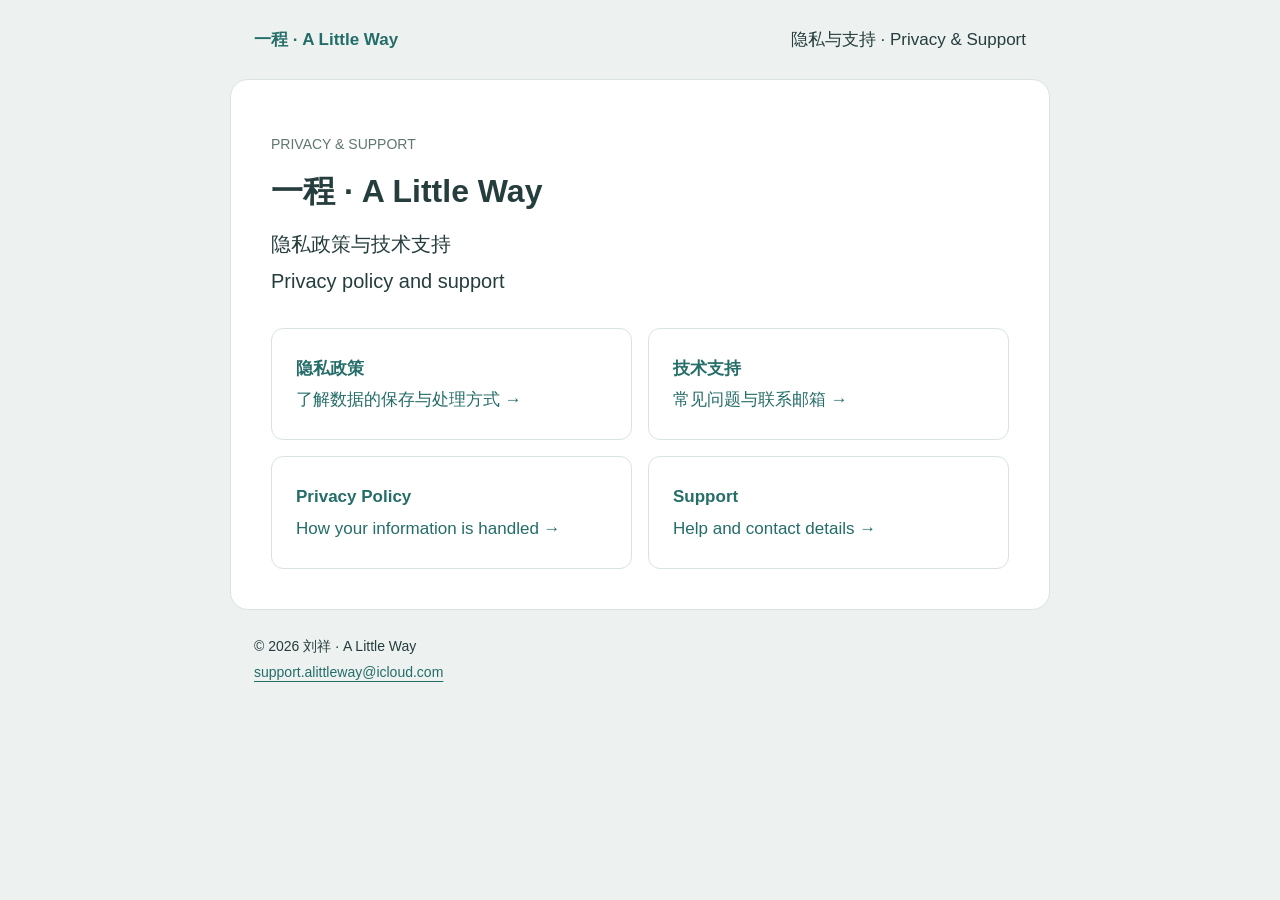
<file: index.html>
<!doctype html><html lang="zh-CN"><head><meta charset="utf-8"><meta name="viewport" content="width=device-width, initial-scale=1"><title>隐私与支持 · 一程 A Little Way</title><meta name="description" content="一程 A Little Way — privacy policy and technical support"><link rel="stylesheet" href="./assets/style.css"></head><body><header><a href="./index.html"><strong>一程 · A Little Way</strong></a><span>隐私与支持 · Privacy & Support</span></header><main><p class="meta">PRIVACY & SUPPORT</p><h1>一程 · A Little Way</h1><p class="lead">隐私政策与技术支持<br>Privacy policy and support</p><div class="cards"><a class="card" href="zh/privacy/index.html"><strong>隐私政策</strong>了解数据的保存与处理方式 →</a><a class="card" href="zh/support/index.html"><strong>技术支持</strong>常见问题与联系邮箱 →</a><a class="card" href="en/privacy/index.html"><strong>Privacy Policy</strong>How your information is handled →</a><a class="card" href="en/support/index.html"><strong>Support</strong>Help and contact details →</a></div></main><footer>© 2026 刘祥 · A Little Way<br><a href="mailto:support.alittleway@icloud.com">support.alittleway@icloud.com</a></footer></body></html>
</file>
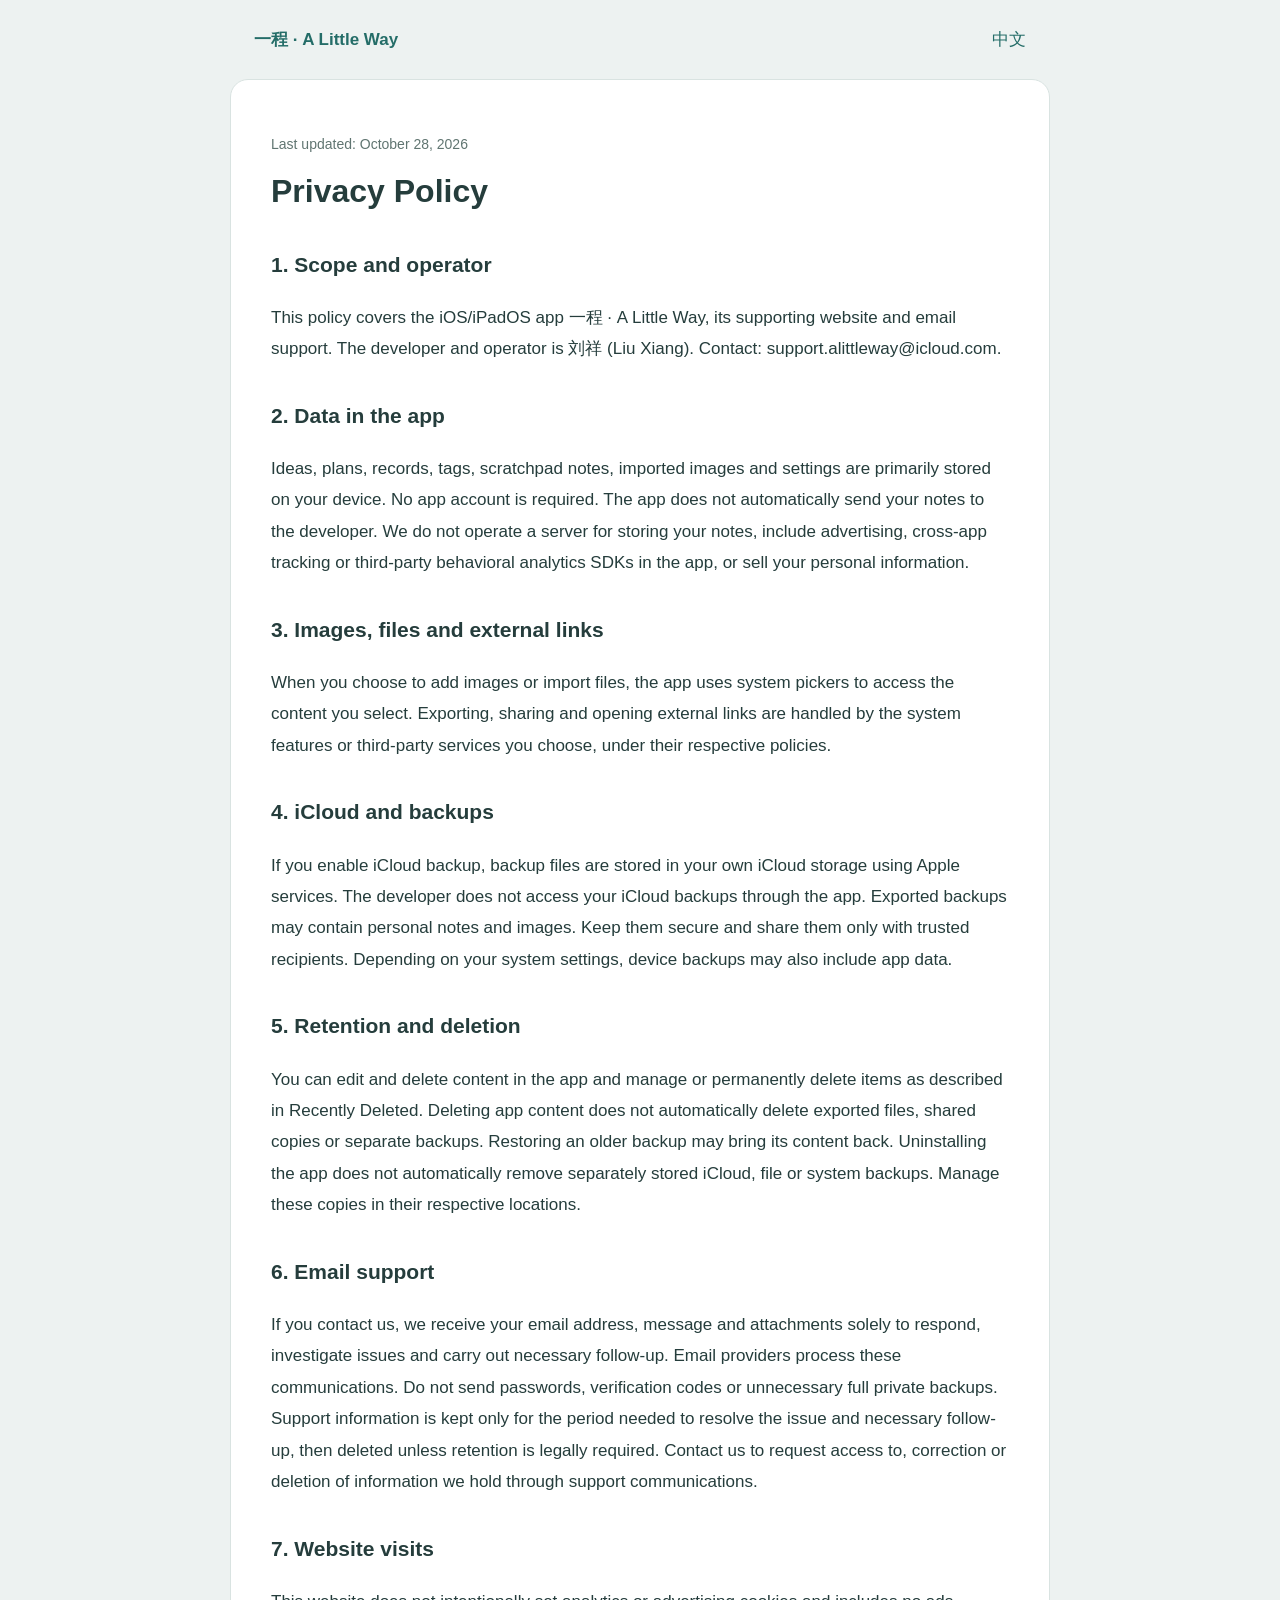
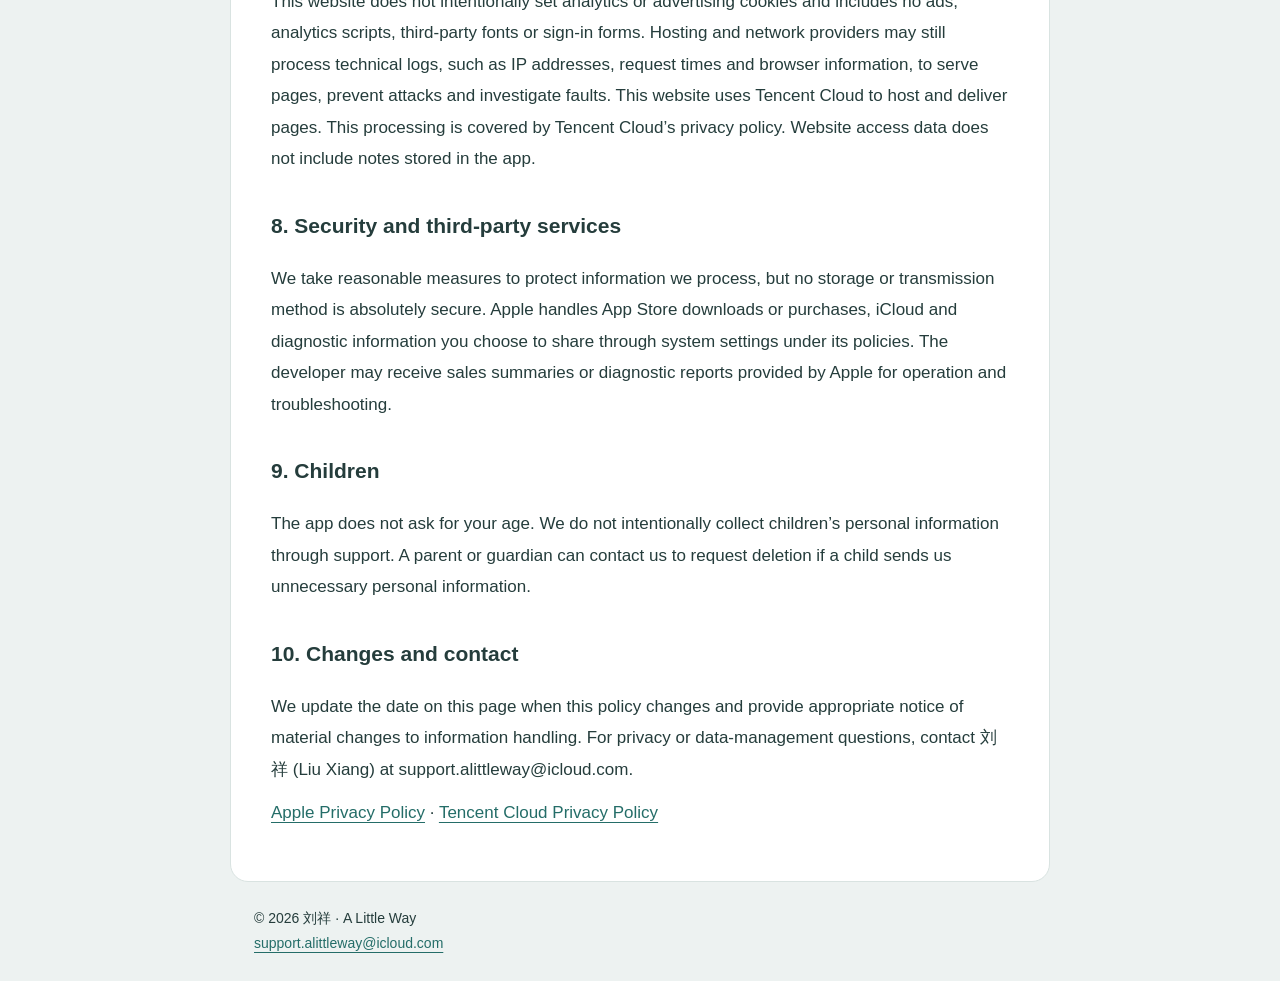
<file: en/privacy/index.html>
<!doctype html><html lang="en"><head><meta charset="utf-8"><meta name="viewport" content="width=device-width, initial-scale=1"><title>Privacy Policy · 一程 A Little Way</title><meta name="description" content="一程 A Little Way — privacy policy and technical support"><link rel="stylesheet" href="../../assets/style.css"></head><body><header><a href="../../index.html"><strong>一程 · A Little Way</strong></a><a href="../../zh/privacy/index.html">中文</a></header><main><p class="meta">Last updated: October 28, 2026</p><h1>Privacy Policy</h1><section><h2>1. Scope and operator</h2><p>This policy covers the iOS/iPadOS app 一程 · A Little Way, its supporting website and email support. The developer and operator is 刘祥 (Liu Xiang). Contact: support.alittleway@icloud.com.</p></section><section><h2>2. Data in the app</h2><p>Ideas, plans, records, tags, scratchpad notes, imported images and settings are primarily stored on your device. No app account is required. The app does not automatically send your notes to the developer. We do not operate a server for storing your notes, include advertising, cross-app tracking or third-party behavioral analytics SDKs in the app, or sell your personal information.</p></section><section><h2>3. Images, files and external links</h2><p>When you choose to add images or import files, the app uses system pickers to access the content you select. Exporting, sharing and opening external links are handled by the system features or third-party services you choose, under their respective policies.</p></section><section><h2>4. iCloud and backups</h2><p>If you enable iCloud backup, backup files are stored in your own iCloud storage using Apple services. The developer does not access your iCloud backups through the app. Exported backups may contain personal notes and images. Keep them secure and share them only with trusted recipients. Depending on your system settings, device backups may also include app data.</p></section><section><h2>5. Retention and deletion</h2><p>You can edit and delete content in the app and manage or permanently delete items as described in Recently Deleted. Deleting app content does not automatically delete exported files, shared copies or separate backups. Restoring an older backup may bring its content back. Uninstalling the app does not automatically remove separately stored iCloud, file or system backups. Manage these copies in their respective locations.</p></section><section><h2>6. Email support</h2><p>If you contact us, we receive your email address, message and attachments solely to respond, investigate issues and carry out necessary follow-up. Email providers process these communications. Do not send passwords, verification codes or unnecessary full private backups. Support information is kept only for the period needed to resolve the issue and necessary follow-up, then deleted unless retention is legally required. Contact us to request access to, correction or deletion of information we hold through support communications.</p></section><section><h2>7. Website visits</h2><p>This website does not intentionally set analytics or advertising cookies and includes no ads, analytics scripts, third-party fonts or sign-in forms. Hosting and network providers may still process technical logs, such as IP addresses, request times and browser information, to serve pages, prevent attacks and investigate faults. This website uses Tencent Cloud to host and deliver pages. This processing is covered by Tencent Cloud’s privacy policy. Website access data does not include notes stored in the app.</p></section><section><h2>8. Security and third-party services</h2><p>We take reasonable measures to protect information we process, but no storage or transmission method is absolutely secure. Apple handles App Store downloads or purchases, iCloud and diagnostic information you choose to share through system settings under its policies. The developer may receive sales summaries or diagnostic reports provided by Apple for operation and troubleshooting.</p></section><section><h2>9. Children</h2><p>The app does not ask for your age. We do not intentionally collect children’s personal information through support. A parent or guardian can contact us to request deletion if a child sends us unnecessary personal information.</p></section><section><h2>10. Changes and contact</h2><p>We update the date on this page when this policy changes and provide appropriate notice of material changes to information handling. For privacy or data-management questions, contact 刘祥 (Liu Xiang) at support.alittleway@icloud.com.</p></section><p><a href="https://www.apple.com/legal/privacy/">Apple Privacy Policy</a> · <a href="https://www.tencentcloud.com/document/product/301/17345">Tencent Cloud Privacy Policy</a></p></main><footer>© 2026 刘祥 · A Little Way<br><a href="mailto:support.alittleway@icloud.com">support.alittleway@icloud.com</a></footer></body></html>
</file>
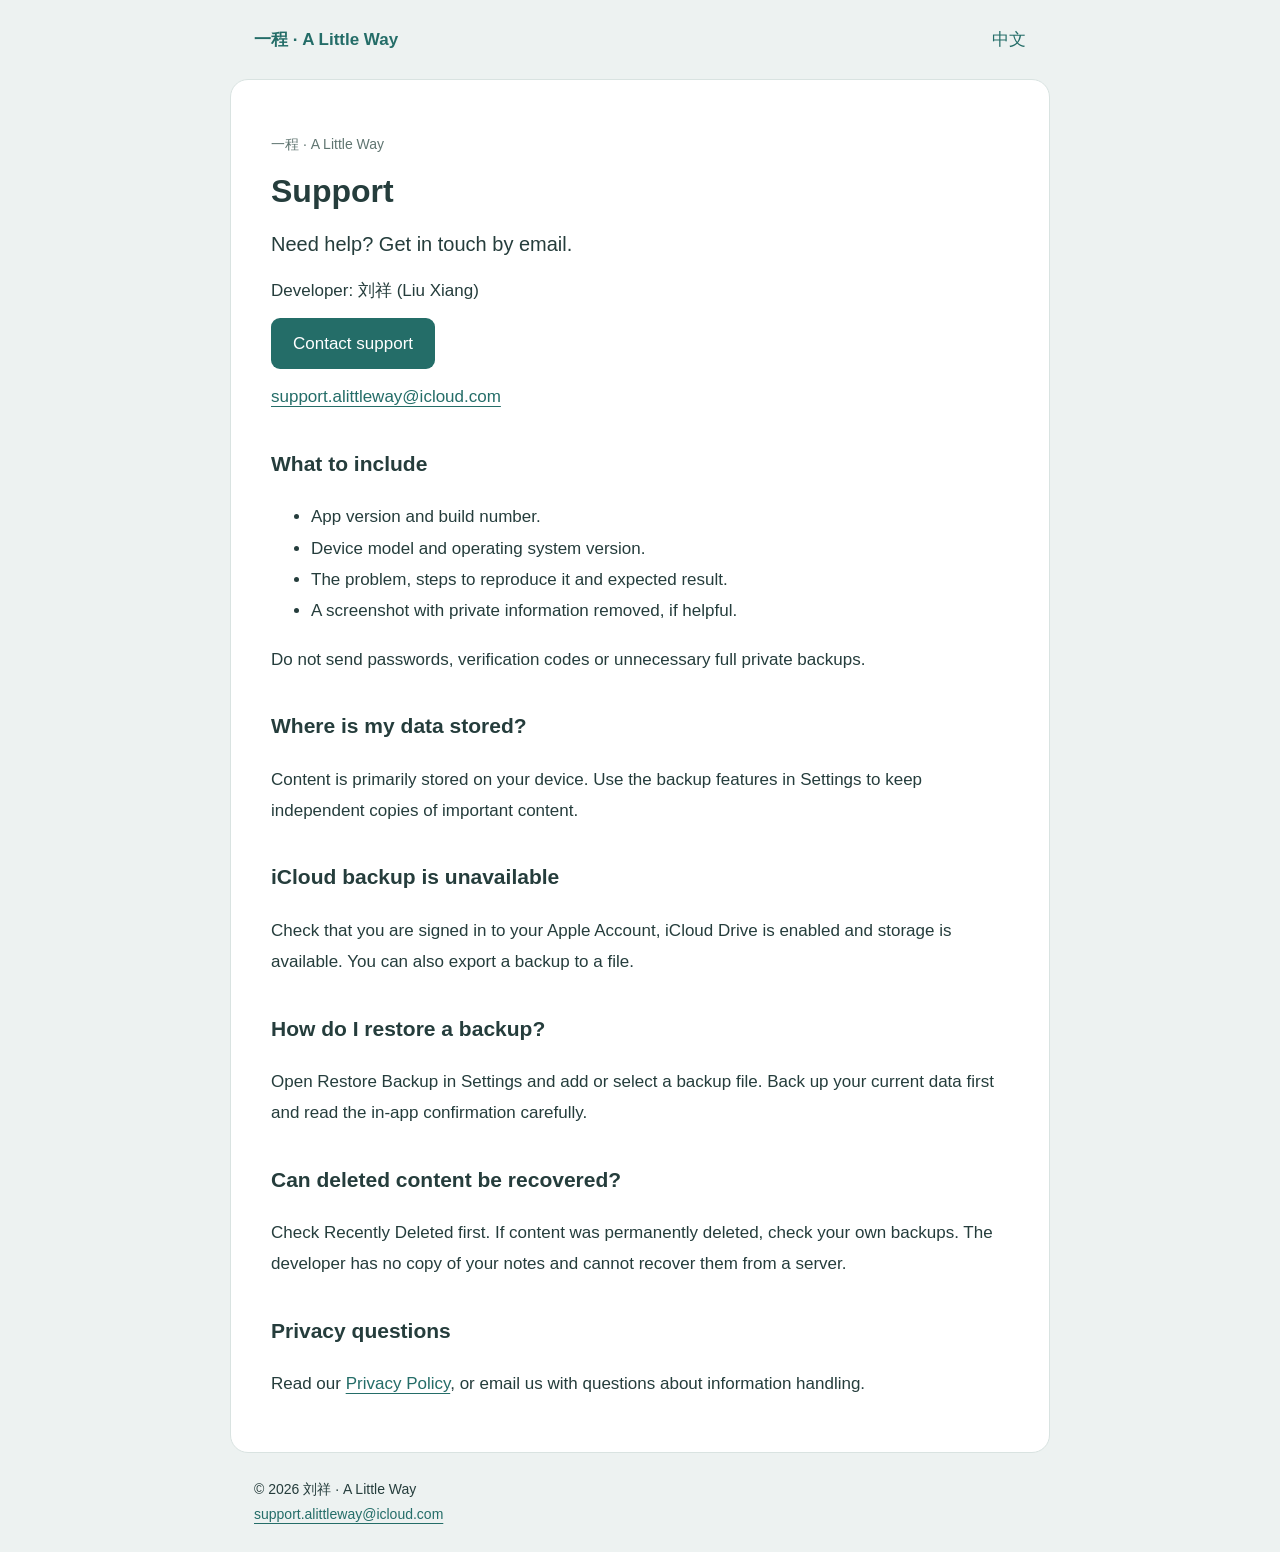
<file: en/support/index.html>
<!doctype html><html lang="en"><head><meta charset="utf-8"><meta name="viewport" content="width=device-width, initial-scale=1"><title>Support · 一程 A Little Way</title><meta name="description" content="一程 A Little Way — privacy policy and technical support"><link rel="stylesheet" href="../../assets/style.css"></head><body><header><a href="../../index.html"><strong>一程 · A Little Way</strong></a><a href="../../zh/support/index.html">中文</a></header><main><p class="meta">一程 · A Little Way</p><h1>Support</h1><p class="lead">Need help? Get in touch by email.</p><p>Developer: 刘祥 (Liu Xiang)</p><a class="button" href="mailto:support.alittleway@icloud.com?subject=A%20Little%20Way%20Support">Contact support</a><p><a href="mailto:support.alittleway@icloud.com">support.alittleway@icloud.com</a></p><h2>What to include</h2><ul><li>App version and build number.</li><li>Device model and operating system version.</li><li>The problem, steps to reproduce it and expected result.</li><li>A screenshot with private information removed, if helpful.</li></ul><p>Do not send passwords, verification codes or unnecessary full private backups.</p><h2>Where is my data stored?</h2><p>Content is primarily stored on your device. Use the backup features in Settings to keep independent copies of important content.</p><h2>iCloud backup is unavailable</h2><p>Check that you are signed in to your Apple Account, iCloud Drive is enabled and storage is available. You can also export a backup to a file.</p><h2>How do I restore a backup?</h2><p>Open Restore Backup in Settings and add or select a backup file. Back up your current data first and read the in-app confirmation carefully.</p><h2>Can deleted content be recovered?</h2><p>Check Recently Deleted first. If content was permanently deleted, check your own backups. The developer has no copy of your notes and cannot recover them from a server.</p><h2>Privacy questions</h2><p>Read our <a href="../privacy/index.html">Privacy Policy</a>, or email us with questions about information handling.</p></main><footer>© 2026 刘祥 · A Little Way<br><a href="mailto:support.alittleway@icloud.com">support.alittleway@icloud.com</a></footer></body></html>
</file>
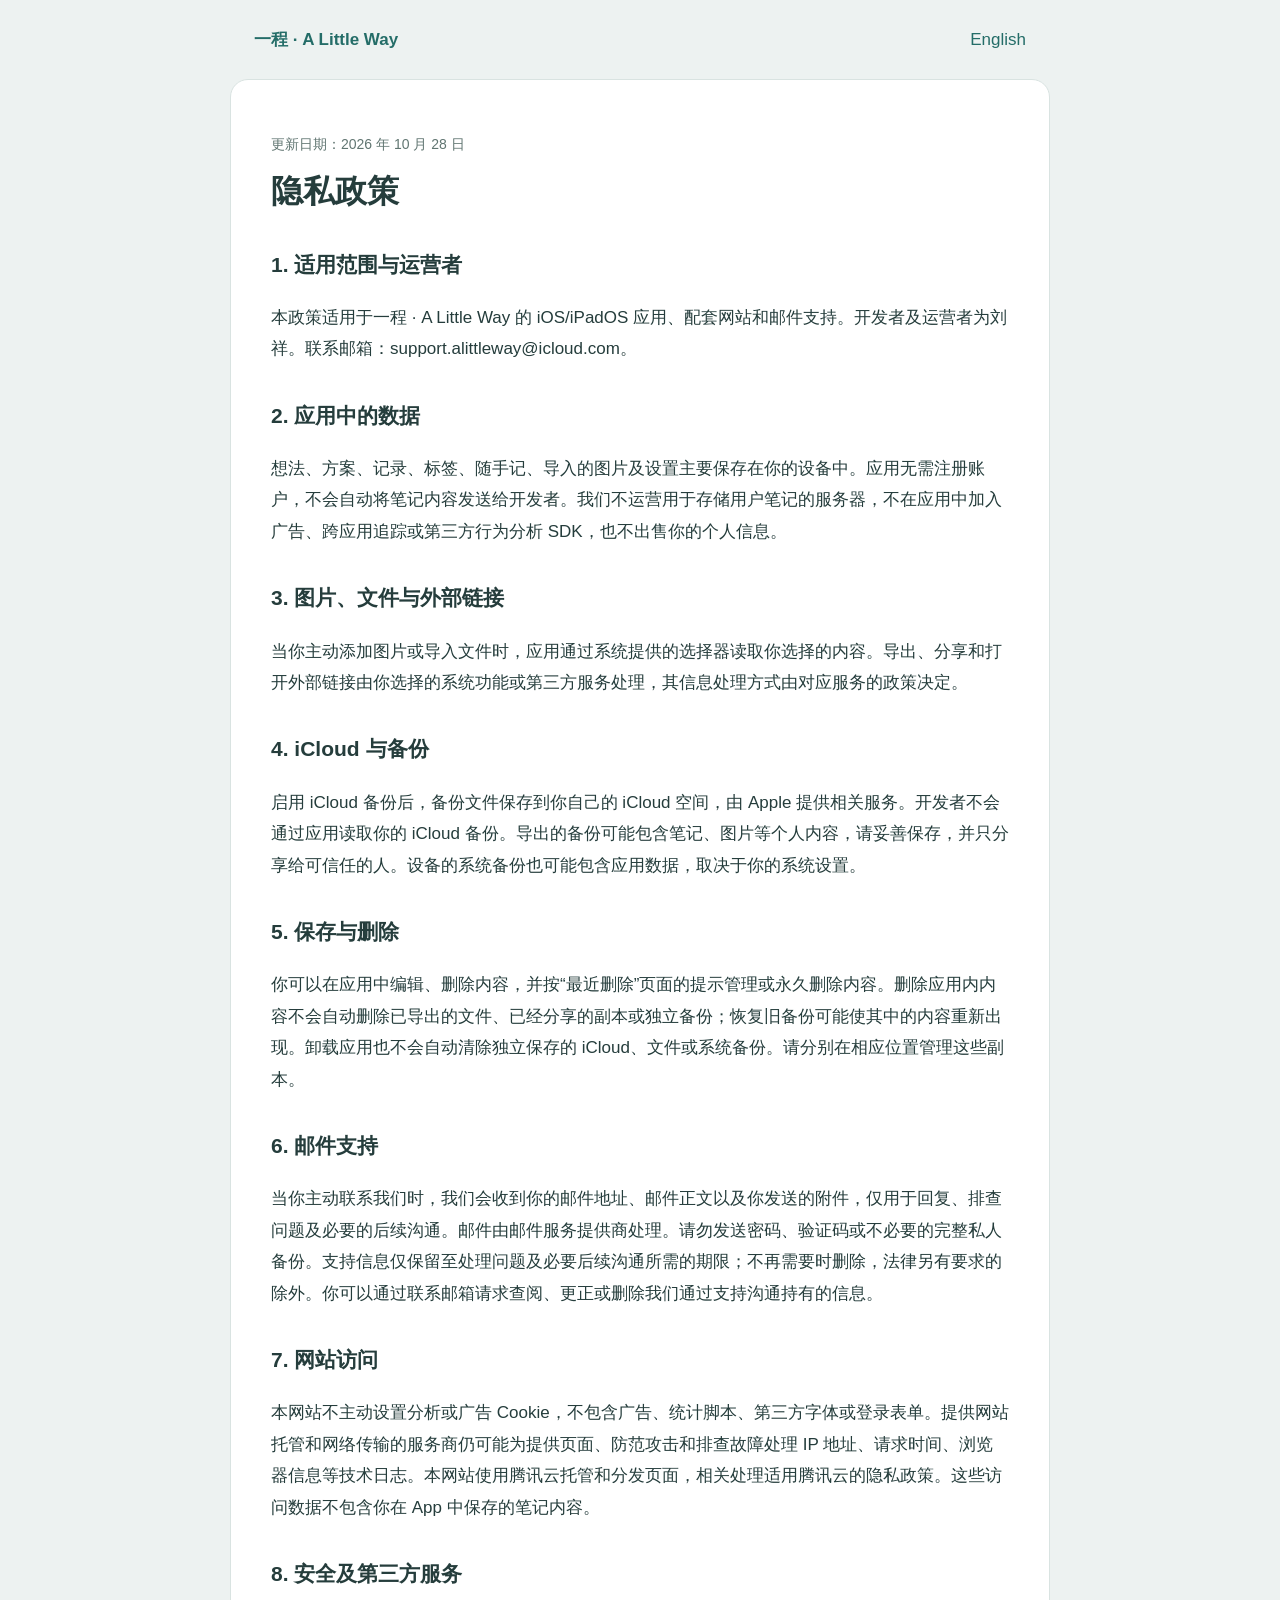
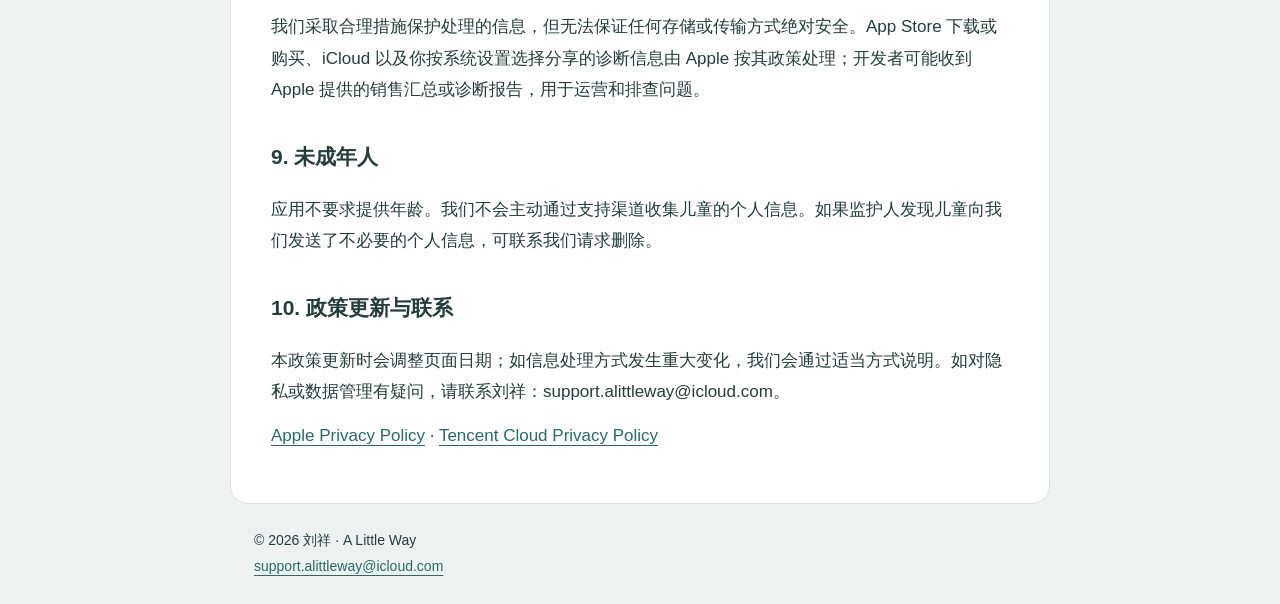
<file: zh/privacy/index.html>
<!doctype html><html lang="zh-CN"><head><meta charset="utf-8"><meta name="viewport" content="width=device-width, initial-scale=1"><title>隐私政策 · 一程 A Little Way</title><meta name="description" content="一程 A Little Way — privacy policy and technical support"><link rel="stylesheet" href="../../assets/style.css"></head><body><header><a href="../../index.html"><strong>一程 · A Little Way</strong></a><a href="../../en/privacy/index.html">English</a></header><main><p class="meta">更新日期：2026 年 10 月 28 日</p><h1>隐私政策</h1><section><h2>1. 适用范围与运营者</h2><p>本政策适用于一程 · A Little Way 的 iOS/iPadOS 应用、配套网站和邮件支持。开发者及运营者为刘祥。联系邮箱：support.alittleway@icloud.com。</p></section><section><h2>2. 应用中的数据</h2><p>想法、方案、记录、标签、随手记、导入的图片及设置主要保存在你的设备中。应用无需注册账户，不会自动将笔记内容发送给开发者。我们不运营用于存储用户笔记的服务器，不在应用中加入广告、跨应用追踪或第三方行为分析 SDK，也不出售你的个人信息。</p></section><section><h2>3. 图片、文件与外部链接</h2><p>当你主动添加图片或导入文件时，应用通过系统提供的选择器读取你选择的内容。导出、分享和打开外部链接由你选择的系统功能或第三方服务处理，其信息处理方式由对应服务的政策决定。</p></section><section><h2>4. iCloud 与备份</h2><p>启用 iCloud 备份后，备份文件保存到你自己的 iCloud 空间，由 Apple 提供相关服务。开发者不会通过应用读取你的 iCloud 备份。导出的备份可能包含笔记、图片等个人内容，请妥善保存，并只分享给可信任的人。设备的系统备份也可能包含应用数据，取决于你的系统设置。</p></section><section><h2>5. 保存与删除</h2><p>你可以在应用中编辑、删除内容，并按“最近删除”页面的提示管理或永久删除内容。删除应用内内容不会自动删除已导出的文件、已经分享的副本或独立备份；恢复旧备份可能使其中的内容重新出现。卸载应用也不会自动清除独立保存的 iCloud、文件或系统备份。请分别在相应位置管理这些副本。</p></section><section><h2>6. 邮件支持</h2><p>当你主动联系我们时，我们会收到你的邮件地址、邮件正文以及你发送的附件，仅用于回复、排查问题及必要的后续沟通。邮件由邮件服务提供商处理。请勿发送密码、验证码或不必要的完整私人备份。支持信息仅保留至处理问题及必要后续沟通所需的期限；不再需要时删除，法律另有要求的除外。你可以通过联系邮箱请求查阅、更正或删除我们通过支持沟通持有的信息。</p></section><section><h2>7. 网站访问</h2><p>本网站不主动设置分析或广告 Cookie，不包含广告、统计脚本、第三方字体或登录表单。提供网站托管和网络传输的服务商仍可能为提供页面、防范攻击和排查故障处理 IP 地址、请求时间、浏览器信息等技术日志。本网站使用腾讯云托管和分发页面，相关处理适用腾讯云的隐私政策。这些访问数据不包含你在 App 中保存的笔记内容。</p></section><section><h2>8. 安全及第三方服务</h2><p>我们采取合理措施保护处理的信息，但无法保证任何存储或传输方式绝对安全。App Store 下载或购买、iCloud 以及你按系统设置选择分享的诊断信息由 Apple 按其政策处理；开发者可能收到 Apple 提供的销售汇总或诊断报告，用于运营和排查问题。</p></section><section><h2>9. 未成年人</h2><p>应用不要求提供年龄。我们不会主动通过支持渠道收集儿童的个人信息。如果监护人发现儿童向我们发送了不必要的个人信息，可联系我们请求删除。</p></section><section><h2>10. 政策更新与联系</h2><p>本政策更新时会调整页面日期；如信息处理方式发生重大变化，我们会通过适当方式说明。如对隐私或数据管理有疑问，请联系刘祥：support.alittleway@icloud.com。</p></section><p><a href="https://www.apple.com/legal/privacy/">Apple Privacy Policy</a> · <a href="https://www.tencentcloud.com/document/product/301/17345">Tencent Cloud Privacy Policy</a></p></main><footer>© 2026 刘祥 · A Little Way<br><a href="mailto:support.alittleway@icloud.com">support.alittleway@icloud.com</a></footer></body></html>
</file>
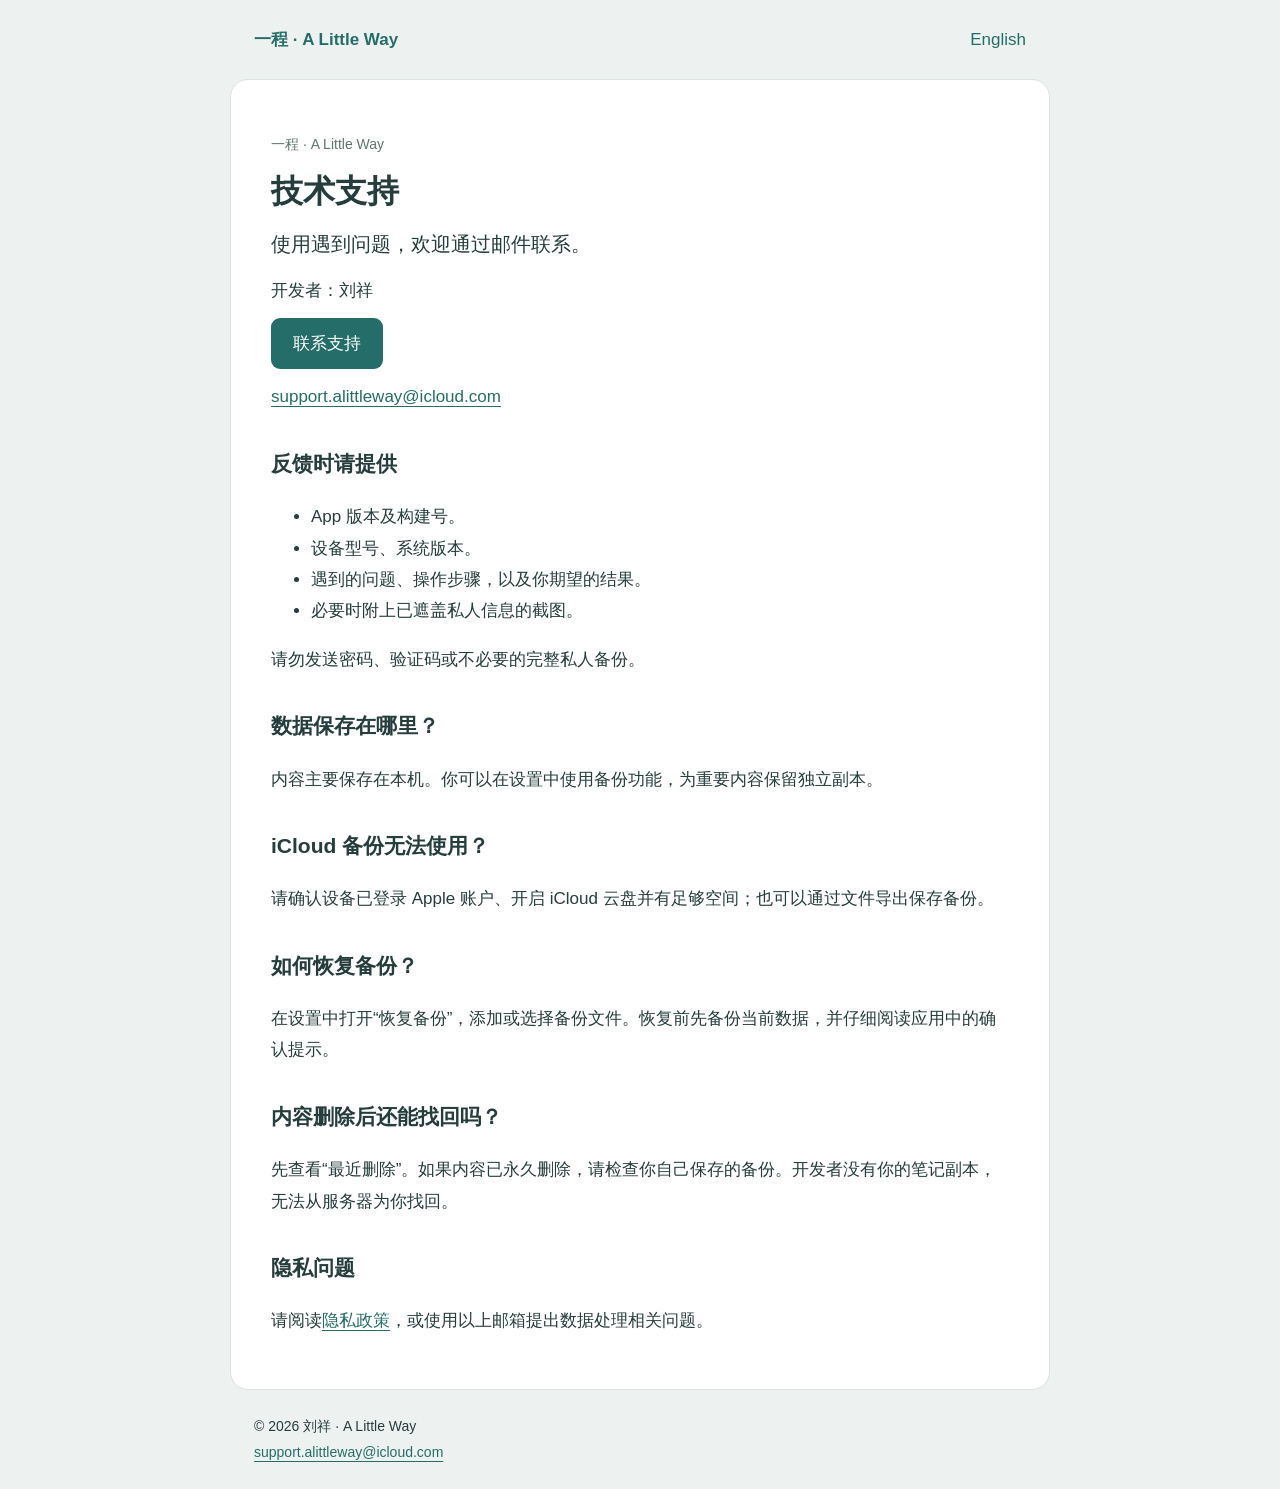
<file: zh/support/index.html>
<!doctype html><html lang="zh-CN"><head><meta charset="utf-8"><meta name="viewport" content="width=device-width, initial-scale=1"><title>技术支持 · 一程 A Little Way</title><meta name="description" content="一程 A Little Way — privacy policy and technical support"><link rel="stylesheet" href="../../assets/style.css"></head><body><header><a href="../../index.html"><strong>一程 · A Little Way</strong></a><a href="../../en/support/index.html">English</a></header><main><p class="meta">一程 · A Little Way</p><h1>技术支持</h1><p class="lead">使用遇到问题，欢迎通过邮件联系。</p><p>开发者：刘祥</p><a class="button" href="mailto:support.alittleway@icloud.com?subject=A%20Little%20Way%20Support">联系支持</a><p><a href="mailto:support.alittleway@icloud.com">support.alittleway@icloud.com</a></p><h2>反馈时请提供</h2><ul><li>App 版本及构建号。</li><li>设备型号、系统版本。</li><li>遇到的问题、操作步骤，以及你期望的结果。</li><li>必要时附上已遮盖私人信息的截图。</li></ul><p>请勿发送密码、验证码或不必要的完整私人备份。</p><h2>数据保存在哪里？</h2><p>内容主要保存在本机。你可以在设置中使用备份功能，为重要内容保留独立副本。</p><h2>iCloud 备份无法使用？</h2><p>请确认设备已登录 Apple 账户、开启 iCloud 云盘并有足够空间；也可以通过文件导出保存备份。</p><h2>如何恢复备份？</h2><p>在设置中打开“恢复备份”，添加或选择备份文件。恢复前先备份当前数据，并仔细阅读应用中的确认提示。</p><h2>内容删除后还能找回吗？</h2><p>先查看“最近删除”。如果内容已永久删除，请检查你自己保存的备份。开发者没有你的笔记副本，无法从服务器为你找回。</p><h2>隐私问题</h2><p>请阅读<a href="../privacy/index.html">隐私政策</a>，或使用以上邮箱提出数据处理相关问题。</p></main><footer>© 2026 刘祥 · A Little Way<br><a href="mailto:support.alittleway@icloud.com">support.alittleway@icloud.com</a></footer></body></html>
</file>
<file: assets/style.css>
*{box-sizing:border-box}body{margin:0;background:#edf2f1;color:#253d3c;font:17px/1.85 -apple-system,BlinkMacSystemFont,"Segoe UI",sans-serif}a{color:#246d68;text-underline-offset:4px;overflow-wrap:anywhere}a:focus-visible{outline:3px solid #246d68;outline-offset:5px}header,main,footer{max-width:820px;margin:auto;padding:24px}header{display:flex;justify-content:space-between;gap:20px;flex-wrap:wrap}header a{text-decoration:none}main{background:#fff;border:1px solid #d9e3e1;border-radius:18px;padding:40px;margin-bottom:24px}h1{font-size:32px;line-height:1.35;margin:12px 0}h2{font-size:21px;margin-top:32px}p{margin:12px 0}small,.meta{color:#607571;font-size:14px}.lead{font-size:20px}.cards{display:grid;grid-template-columns:1fr 1fr;gap:16px;margin-top:28px}.card{padding:24px;border:1px solid #d9e3e1;border-radius:12px;text-decoration:none}.card strong{display:block}.button{display:inline-block;background:#246d68;color:white;padding:10px 22px;border-radius:9px;text-decoration:none}footer{padding-top:0;font-size:14px}@media(max-width:600px){main{margin:0 12px 20px;padding:24px}header,footer{padding:20px}.cards{grid-template-columns:1fr}h1{font-size:28px}}
</file>
